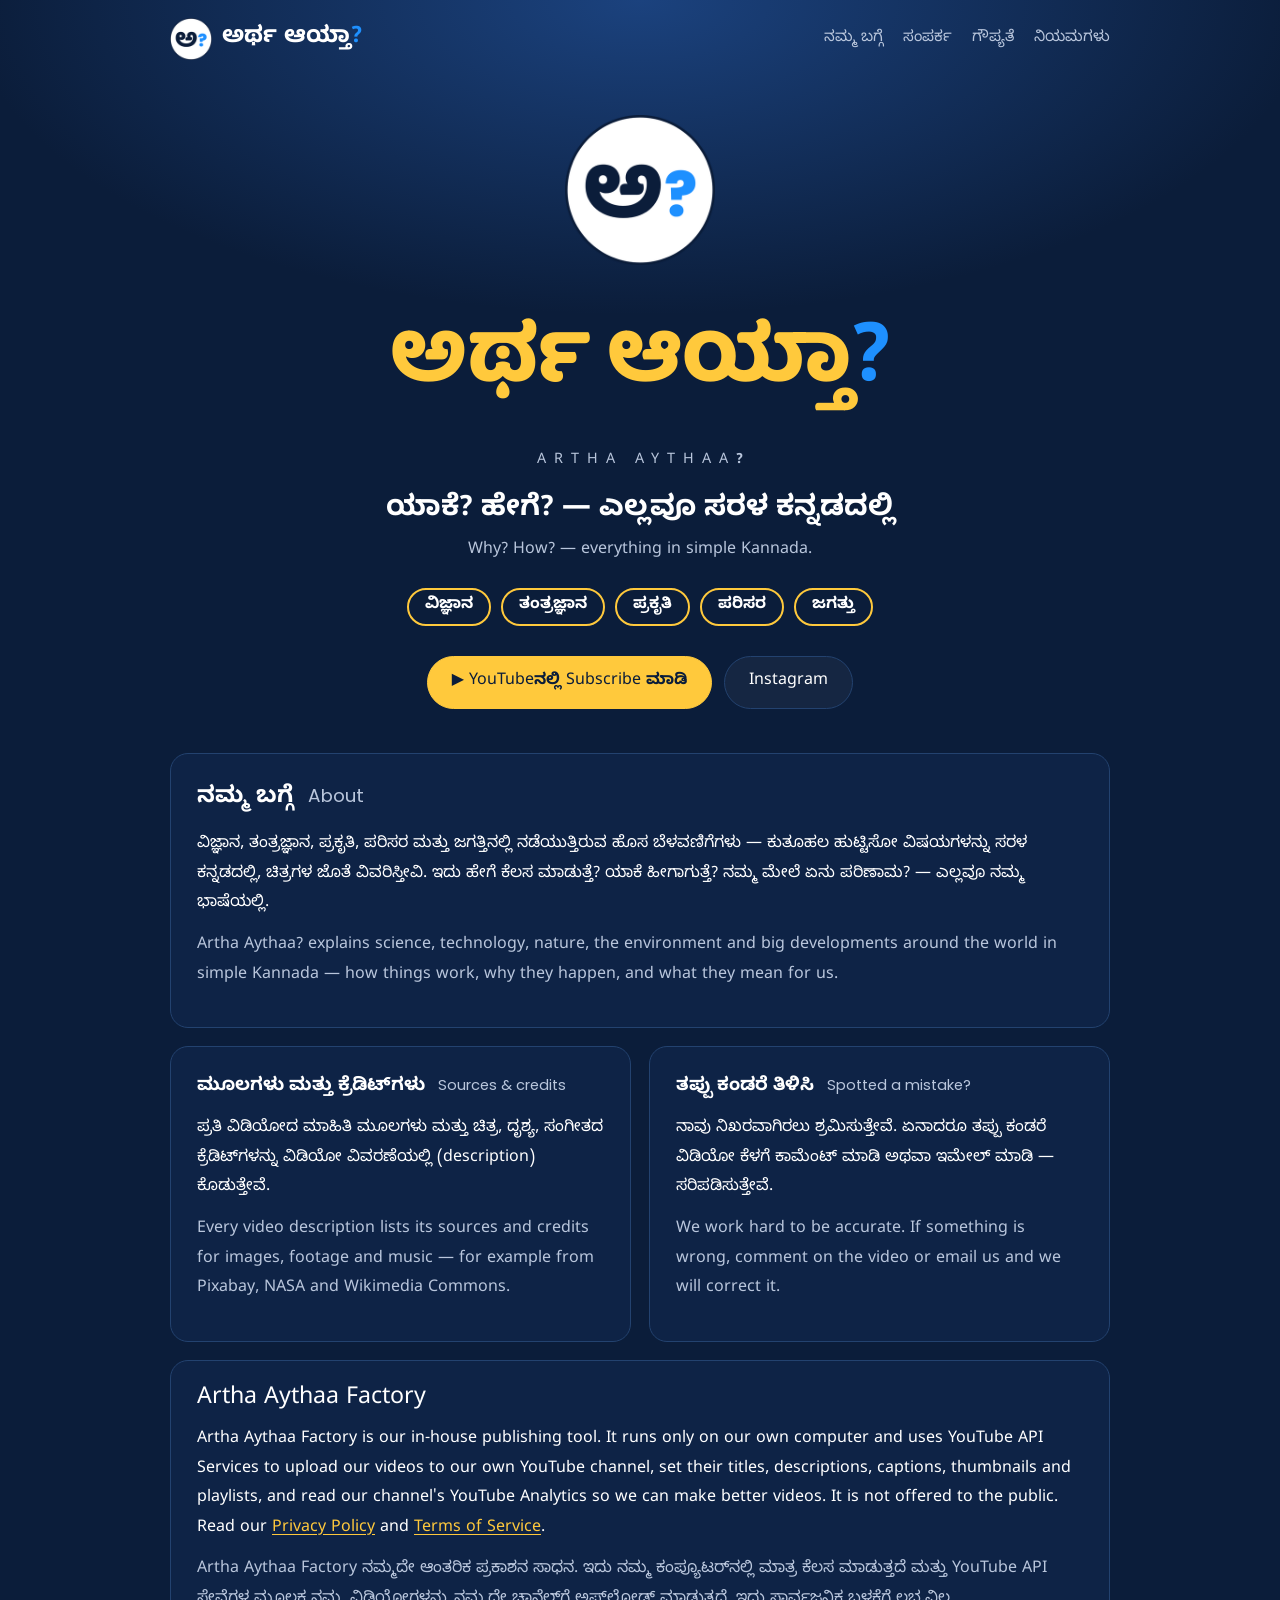
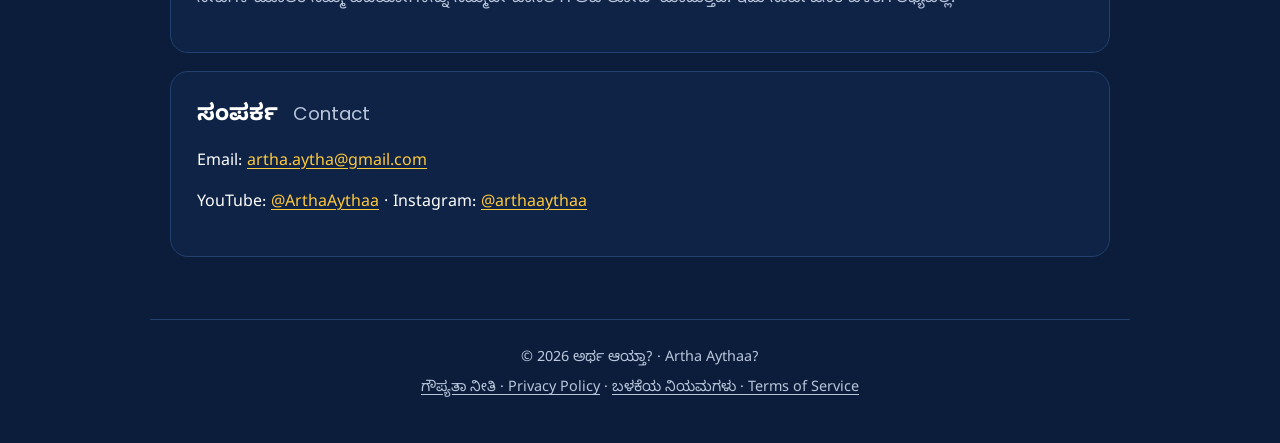
<file: index.html>
<!doctype html>
<html lang="kn">
<head>
  <meta charset="utf-8">
  <meta name="viewport" content="width=device-width, initial-scale=1">
  <title>ಅರ್ಥ ಆಯ್ತಾ? · Artha Aythaa? — ಯಾಕೆ? ಹೇಗೆ? ಎಲ್ಲವೂ ಸರಳ ಕನ್ನಡದಲ್ಲಿ</title>
  <meta name="description" content="Artha Aythaa? (ಅರ್ಥ ಆಯ್ತಾ?) explains science, technology, nature, the environment and big developments around the world in simple Kannada.">
  <link rel="canonical" href="https://arthaaythaa.github.io/">
  <meta name="theme-color" content="#0b1d3a">
  <link rel="icon" href="/favicon.ico" sizes="any">
  <link rel="apple-touch-icon" href="/apple-touch-icon.png">
  <link rel="preload" href="/assets/fonts/BalooTamma2-ExtraBold.woff2" as="font" type="font/woff2" crossorigin>
  <link rel="stylesheet" href="/assets/css/site.css">
  <meta property="og:type" content="website">
  <meta property="og:site_name" content="Artha Aythaa?">
  <meta property="og:title" content="ಅರ್ಥ ಆಯ್ತಾ? · Artha Aythaa?">
  <meta property="og:description" content="ಯಾಕೆ? ಹೇಗೆ? — ಎಲ್ಲವೂ ಸರಳ ಕನ್ನಡದಲ್ಲಿ. Science, technology, nature, environment and the world, explained in simple Kannada.">
  <meta property="og:url" content="https://arthaaythaa.github.io/">
  <meta property="og:image" content="https://arthaaythaa.github.io/assets/img/og-image.jpg">
  <meta property="og:image:width" content="1200">
  <meta property="og:image:height" content="630">
  <meta name="twitter:card" content="summary_large_image">
</head>
<body>
  <header class="wrap site-header">
    <a class="brand" href="/"><img src="/assets/img/logo-96.png" alt="" width="42" height="42"><span>ಅರ್ಥ ಆಯ್ತಾ<span class="q">?</span></span></a>
    <nav class="site-nav" aria-label="Main">
      <a href="#about">ನಮ್ಮ ಬಗ್ಗೆ</a>
      <a href="#contact">ಸಂಪರ್ಕ</a>
      <a href="/privacy/">ಗೌಪ್ಯತೆ</a>
      <a href="/terms/">ನಿಯಮಗಳು</a>
    </nav>
  </header>

  <main class="wrap">
    <section class="hero">
      <img class="hero-logo" src="/assets/img/logo-320.png" alt="Artha Aythaa? logo" width="150" height="150">
      <h1 class="wordmark">ಅರ್ಥ ಆಯ್ತಾ<span class="q">?</span></h1>
      <p class="latin-name" lang="en">ARTHA AYTHAA?</p>
      <p class="tagline">ಯಾಕೆ? ಹೇಗೆ? — ಎಲ್ಲವೂ ಸರಳ ಕನ್ನಡದಲ್ಲಿ</p>
      <p class="tagline-en" lang="en">Why? How? — everything in simple Kannada.</p>
      <ul class="chips" aria-label="ವಿಷಯಗಳು / Topics">
        <li>ವಿಜ್ಞಾನ</li><li>ತಂತ್ರಜ್ಞಾನ</li><li>ಪ್ರಕೃತಿ</li><li>ಪರಿಸರ</li><li>ಜಗತ್ತು</li>
      </ul>
      <div class="cta">
        <a class="btn btn-primary" href="https://www.youtube.com/@ArthaAythaa?sub_confirmation=1">▶ YouTube‌ನಲ್ಲಿ Subscribe ಮಾಡಿ</a>
        <a class="btn" href="https://www.instagram.com/arthaaythaa/">Instagram</a>
      </div>
    </section>

    <section id="about" class="card">
      <h2>ನಮ್ಮ ಬಗ್ಗೆ <span class="en" lang="en">About</span></h2>
      <p>ವಿಜ್ಞಾನ, ತಂತ್ರಜ್ಞಾನ, ಪ್ರಕೃತಿ, ಪರಿಸರ ಮತ್ತು ಜಗತ್ತಿನಲ್ಲಿ ನಡೆಯುತ್ತಿರುವ ಹೊಸ ಬೆಳವಣಿಗೆಗಳು — ಕುತೂಹಲ ಹುಟ್ಟಿಸೋ ವಿಷಯಗಳನ್ನು ಸರಳ ಕನ್ನಡದಲ್ಲಿ, ಚಿತ್ರಗಳ ಜೊತೆ ವಿವರಿಸ್ತೀವಿ. ಇದು ಹೇಗೆ ಕೆಲಸ ಮಾಡುತ್ತೆ? ಯಾಕೆ ಹೀಗಾಗುತ್ತೆ? ನಮ್ಮ ಮೇಲೆ ಏನು ಪರಿಣಾಮ? — ಎಲ್ಲವೂ ನಮ್ಮ ಭಾಷೆಯಲ್ಲಿ.</p>
      <p class="muted" lang="en">Artha Aythaa? explains science, technology, nature, the environment and big developments around the world in simple Kannada — how things work, why they happen, and what they mean for us.</p>
    </section>

    <div class="grid">
      <section class="card">
        <h3>ಮೂಲಗಳು ಮತ್ತು ಕ್ರೆಡಿಟ್‌ಗಳು <span class="en" lang="en">Sources &amp; credits</span></h3>
        <p>ಪ್ರತಿ ವಿಡಿಯೋದ ಮಾಹಿತಿ ಮೂಲಗಳು ಮತ್ತು ಚಿತ್ರ, ದೃಶ್ಯ, ಸಂಗೀತದ ಕ್ರೆಡಿಟ್‌ಗಳನ್ನು ವಿಡಿಯೋ ವಿವರಣೆಯಲ್ಲಿ (description) ಕೊಡುತ್ತೇವೆ.</p>
        <p class="muted" lang="en">Every video description lists its sources and credits for images, footage and music — for example from Pixabay, NASA and Wikimedia Commons.</p>
      </section>
      <section class="card">
        <h3>ತಪ್ಪು ಕಂಡರೆ ತಿಳಿಸಿ <span class="en" lang="en">Spotted a mistake?</span></h3>
        <p>ನಾವು ನಿಖರವಾಗಿರಲು ಶ್ರಮಿಸುತ್ತೇವೆ. ಏನಾದರೂ ತಪ್ಪು ಕಂಡರೆ ವಿಡಿಯೋ ಕೆಳಗೆ ಕಾಮೆಂಟ್ ಮಾಡಿ ಅಥವಾ ಇಮೇಲ್ ಮಾಡಿ — ಸರಿಪಡಿಸುತ್ತೇವೆ.</p>
        <p class="muted" lang="en">We work hard to be accurate. If something is wrong, comment on the video or email us and we will correct it.</p>
      </section>
    </div>

    <section id="factory" class="card">
      <h2 lang="en">Artha Aythaa Factory</h2>
      <p lang="en">Artha Aythaa Factory is our in-house publishing tool. It runs only on our own computer and uses YouTube API Services to upload our videos to our own YouTube channel, set their titles, descriptions, captions, thumbnails and playlists, and read our channel's YouTube Analytics so we can make better videos. It is not offered to the public. Read our <a href="/privacy/">Privacy Policy</a> and <a href="/terms/">Terms of Service</a>.</p>
      <p class="muted">Artha Aythaa Factory ನಮ್ಮದೇ ಆಂತರಿಕ ಪ್ರಕಾಶನ ಸಾಧನ. ಇದು ನಮ್ಮ ಕಂಪ್ಯೂಟರ್‌ನಲ್ಲಿ ಮಾತ್ರ ಕೆಲಸ ಮಾಡುತ್ತದೆ ಮತ್ತು YouTube API ಸೇವೆಗಳ ಮೂಲಕ ನಮ್ಮ ವಿಡಿಯೋಗಳನ್ನು ನಮ್ಮದೇ ಚಾನೆಲ್‌ಗೆ ಅಪ್‌ಲೋಡ್ ಮಾಡುತ್ತದೆ. ಇದು ಸಾರ್ವಜನಿಕ ಬಳಕೆಗೆ ಲಭ್ಯವಿಲ್ಲ.</p>
    </section>

    <section id="contact" class="card">
      <h2>ಸಂಪರ್ಕ <span class="en" lang="en">Contact</span></h2>
      <p lang="en">Email: <a class="mail" href="mailto:" data-user="artha.aytha" data-domain="gmail.com">artha.aytha [at] gmail [dot] com</a></p>
      <p lang="en">YouTube: <a href="https://www.youtube.com/@ArthaAythaa">@ArthaAythaa</a> · Instagram: <a href="https://www.instagram.com/arthaaythaa/">@arthaaythaa</a></p>
    </section>
  </main>

  <footer class="wrap site-footer">
    <p>© 2026 ಅರ್ಥ ಆಯ್ತಾ? · Artha Aythaa?</p>
    <p><a href="/privacy/">ಗೌಪ್ಯತಾ ನೀತಿ · Privacy Policy</a> · <a href="/terms/">ಬಳಕೆಯ ನಿಯಮಗಳು · Terms of Service</a></p>
  </footer>
  <script>
    document.querySelectorAll("a.mail").forEach(function (a) {
      var e = a.dataset.user + "@" + a.dataset.domain;
      a.href = "mailto:" + e;
      a.textContent = e;
    });
  </script>
</body>
</html>
</file>
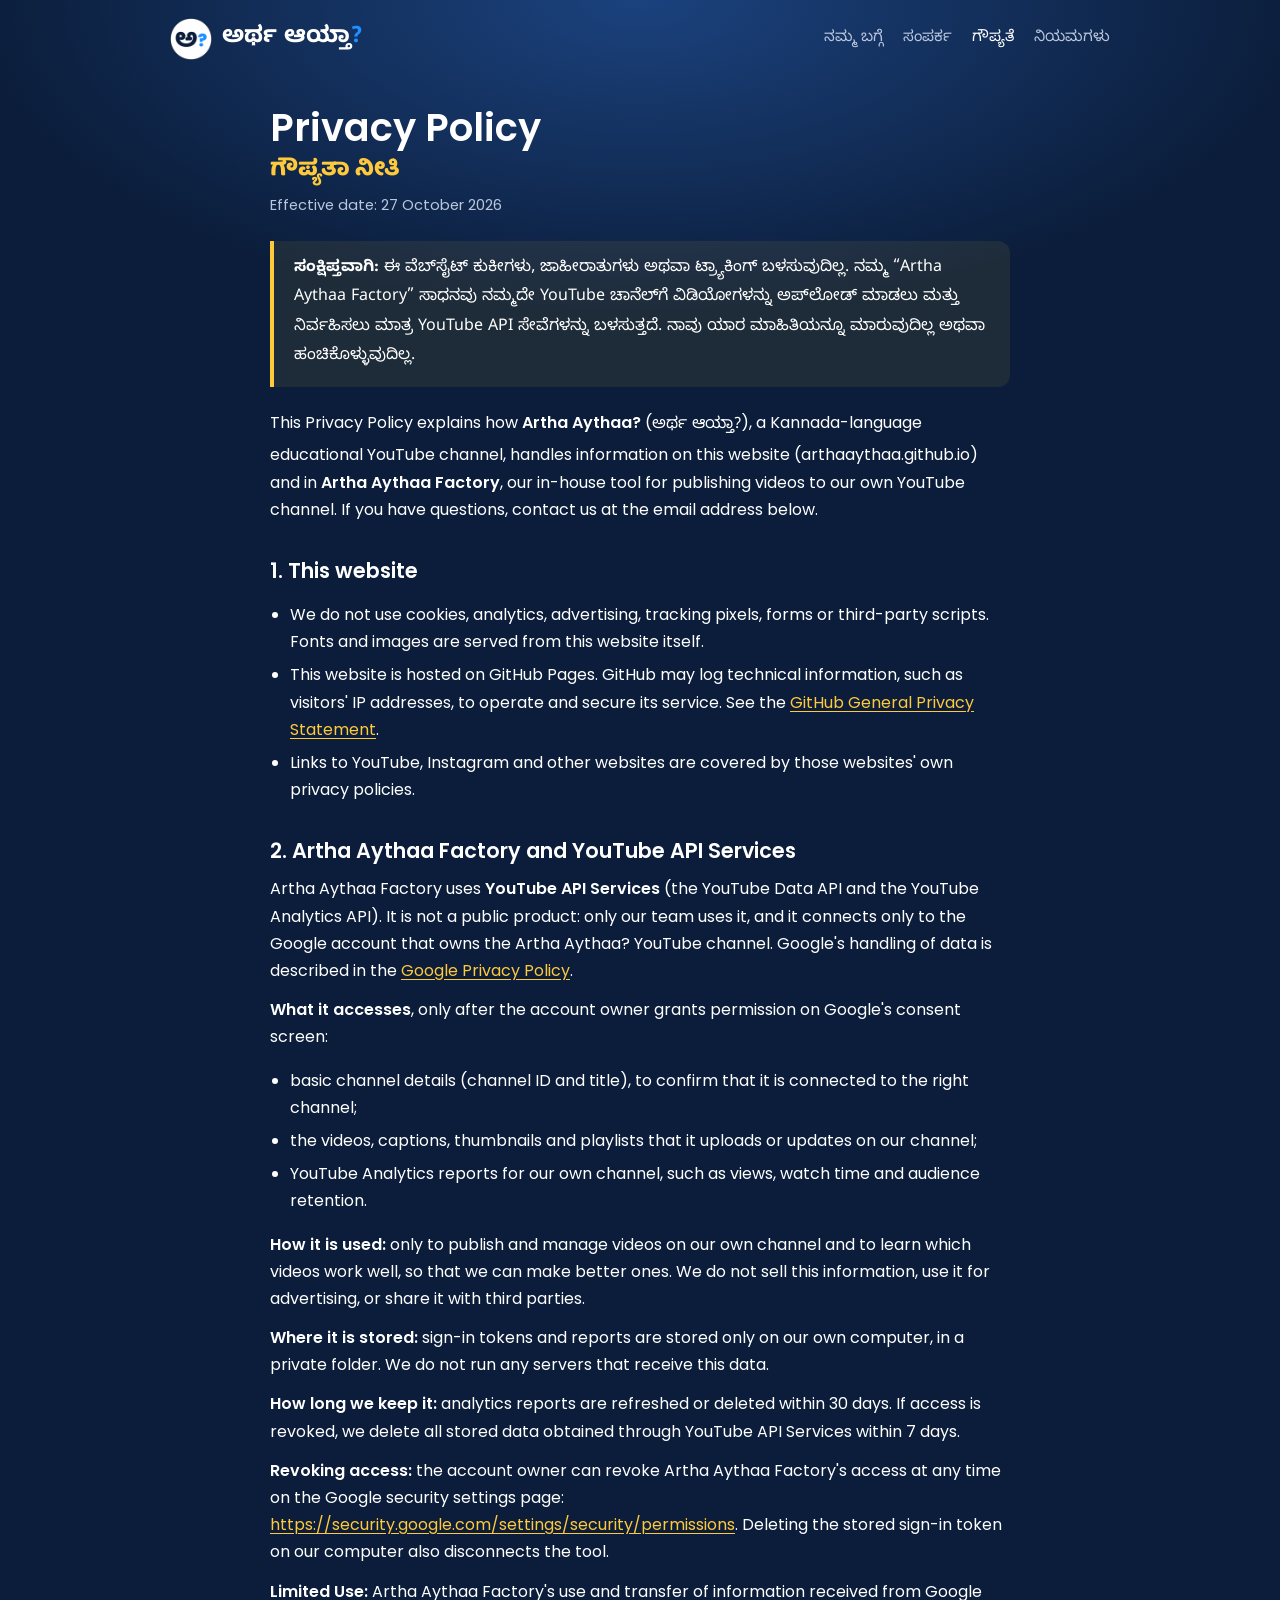
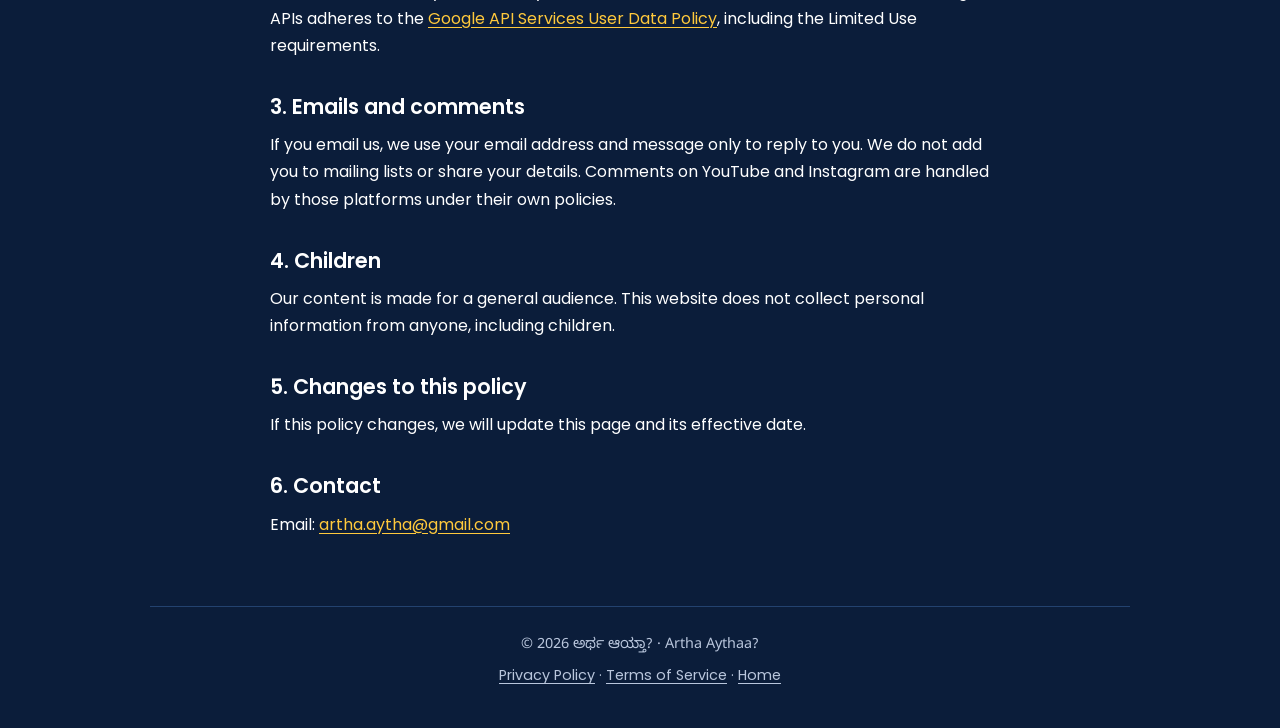
<file: privacy/index.html>
<!doctype html>
<html lang="en">
<head>
  <meta charset="utf-8">
  <meta name="viewport" content="width=device-width, initial-scale=1">
  <title>Privacy Policy · ಗೌಪ್ಯತಾ ನೀತಿ — Artha Aythaa?</title>
  <meta name="description" content="How Artha Aythaa? handles information on its website and in Artha Aythaa Factory, its in-house YouTube publishing tool.">
  <link rel="canonical" href="https://arthaaythaa.github.io/privacy/">
  <meta name="theme-color" content="#0b1d3a">
  <link rel="icon" href="/favicon.ico" sizes="any">
  <link rel="apple-touch-icon" href="/apple-touch-icon.png">
  <link rel="stylesheet" href="/assets/css/site.css">
</head>
<body>
  <header class="wrap site-header">
    <a class="brand" href="/" lang="kn"><img src="/assets/img/logo-96.png" alt="" width="42" height="42"><span>ಅರ್ಥ ಆಯ್ತಾ<span class="q">?</span></span></a>
    <nav class="site-nav" aria-label="Main" lang="kn">
      <a href="/#about">ನಮ್ಮ ಬಗ್ಗೆ</a>
      <a href="/#contact">ಸಂಪರ್ಕ</a>
      <a href="/privacy/" aria-current="page">ಗೌಪ್ಯತೆ</a>
      <a href="/terms/">ನಿಯಮಗಳು</a>
    </nav>
  </header>

  <main class="wrap doc">
    <h1>Privacy Policy</h1>
    <p class="kn-title" lang="kn">ಗೌಪ್ಯತಾ ನೀತಿ</p>
    <p class="date">Effective date: 27 October 2026</p>

    <div class="summary" lang="kn">
      <p><strong>ಸಂಕ್ಷಿಪ್ತವಾಗಿ:</strong> ಈ ವೆಬ್‌ಸೈಟ್ ಕುಕೀಗಳು, ಜಾಹೀರಾತುಗಳು ಅಥವಾ ಟ್ರ್ಯಾಕಿಂಗ್ ಬಳಸುವುದಿಲ್ಲ. ನಮ್ಮ “Artha Aythaa Factory” ಸಾಧನವು ನಮ್ಮದೇ YouTube ಚಾನೆಲ್‌ಗೆ ವಿಡಿಯೋಗಳನ್ನು ಅಪ್‌ಲೋಡ್ ಮಾಡಲು ಮತ್ತು ನಿರ್ವಹಿಸಲು ಮಾತ್ರ YouTube API ಸೇವೆಗಳನ್ನು ಬಳಸುತ್ತದೆ. ನಾವು ಯಾರ ಮಾಹಿತಿಯನ್ನೂ ಮಾರುವುದಿಲ್ಲ ಅಥವಾ ಹಂಚಿಕೊಳ್ಳುವುದಿಲ್ಲ.</p>
    </div>

    <p>This Privacy Policy explains how <strong>Artha Aythaa?</strong> (<span lang="kn">ಅರ್ಥ ಆಯ್ತಾ?</span>), a Kannada-language educational YouTube channel, handles information on this website (arthaaythaa.github.io) and in <strong>Artha Aythaa Factory</strong>, our in-house tool for publishing videos to our own YouTube channel. If you have questions, contact us at the email address below.</p>

    <h2>1. This website</h2>
    <ul>
      <li>We do not use cookies, analytics, advertising, tracking pixels, forms or third-party scripts. Fonts and images are served from this website itself.</li>
      <li>This website is hosted on GitHub Pages. GitHub may log technical information, such as visitors' IP addresses, to operate and secure its service. See the <a href="https://docs.github.com/site-policy/privacy-policies/github-general-privacy-statement">GitHub General Privacy Statement</a>.</li>
      <li>Links to YouTube, Instagram and other websites are covered by those websites' own privacy policies.</li>
    </ul>

    <h2>2. Artha Aythaa Factory and YouTube API Services</h2>
    <p>Artha Aythaa Factory uses <strong>YouTube API Services</strong> (the YouTube Data API and the YouTube Analytics API). It is not a public product: only our team uses it, and it connects only to the Google account that owns the Artha Aythaa? YouTube channel. Google's handling of data is described in the <a href="https://www.google.com/policies/privacy">Google Privacy Policy</a>.</p>

    <p><strong>What it accesses</strong>, only after the account owner grants permission on Google's consent screen:</p>
    <ul>
      <li>basic channel details (channel ID and title), to confirm that it is connected to the right channel;</li>
      <li>the videos, captions, thumbnails and playlists that it uploads or updates on our channel;</li>
      <li>YouTube Analytics reports for our own channel, such as views, watch time and audience retention.</li>
    </ul>

    <p><strong>How it is used:</strong> only to publish and manage videos on our own channel and to learn which videos work well, so that we can make better ones. We do not sell this information, use it for advertising, or share it with third parties.</p>

    <p><strong>Where it is stored:</strong> sign-in tokens and reports are stored only on our own computer, in a private folder. We do not run any servers that receive this data.</p>

    <p><strong>How long we keep it:</strong> analytics reports are refreshed or deleted within 30 days. If access is revoked, we delete all stored data obtained through YouTube API Services within 7 days.</p>

    <p><strong>Revoking access:</strong> the account owner can revoke Artha Aythaa Factory's access at any time on the Google security settings page: <a href="https://security.google.com/settings/security/permissions">https://security.google.com/settings/security/permissions</a>. Deleting the stored sign-in token on our computer also disconnects the tool.</p>

    <p><strong>Limited Use:</strong> Artha Aythaa Factory's use and transfer of information received from Google APIs adheres to the <a href="https://developers.google.com/terms/api-services-user-data-policy">Google API Services User Data Policy</a>, including the Limited Use requirements.</p>

    <h2>3. Emails and comments</h2>
    <p>If you email us, we use your email address and message only to reply to you. We do not add you to mailing lists or share your details. Comments on YouTube and Instagram are handled by those platforms under their own policies.</p>

    <h2>4. Children</h2>
    <p>Our content is made for a general audience. This website does not collect personal information from anyone, including children.</p>

    <h2>5. Changes to this policy</h2>
    <p>If this policy changes, we will update this page and its effective date.</p>

    <h2>6. Contact</h2>
    <p>Email: <a class="mail" href="mailto:" data-user="artha.aytha" data-domain="gmail.com">artha.aytha [at] gmail [dot] com</a></p>
  </main>

  <footer class="wrap site-footer">
    <p lang="kn">© 2026 ಅರ್ಥ ಆಯ್ತಾ? · Artha Aythaa?</p>
    <p><a href="/privacy/">Privacy Policy</a> · <a href="/terms/">Terms of Service</a> · <a href="/">Home</a></p>
  </footer>
  <script>
    document.querySelectorAll("a.mail").forEach(function (a) {
      var e = a.dataset.user + "@" + a.dataset.domain;
      a.href = "mailto:" + e;
      a.textContent = e;
    });
  </script>
</body>
</html>
</file>
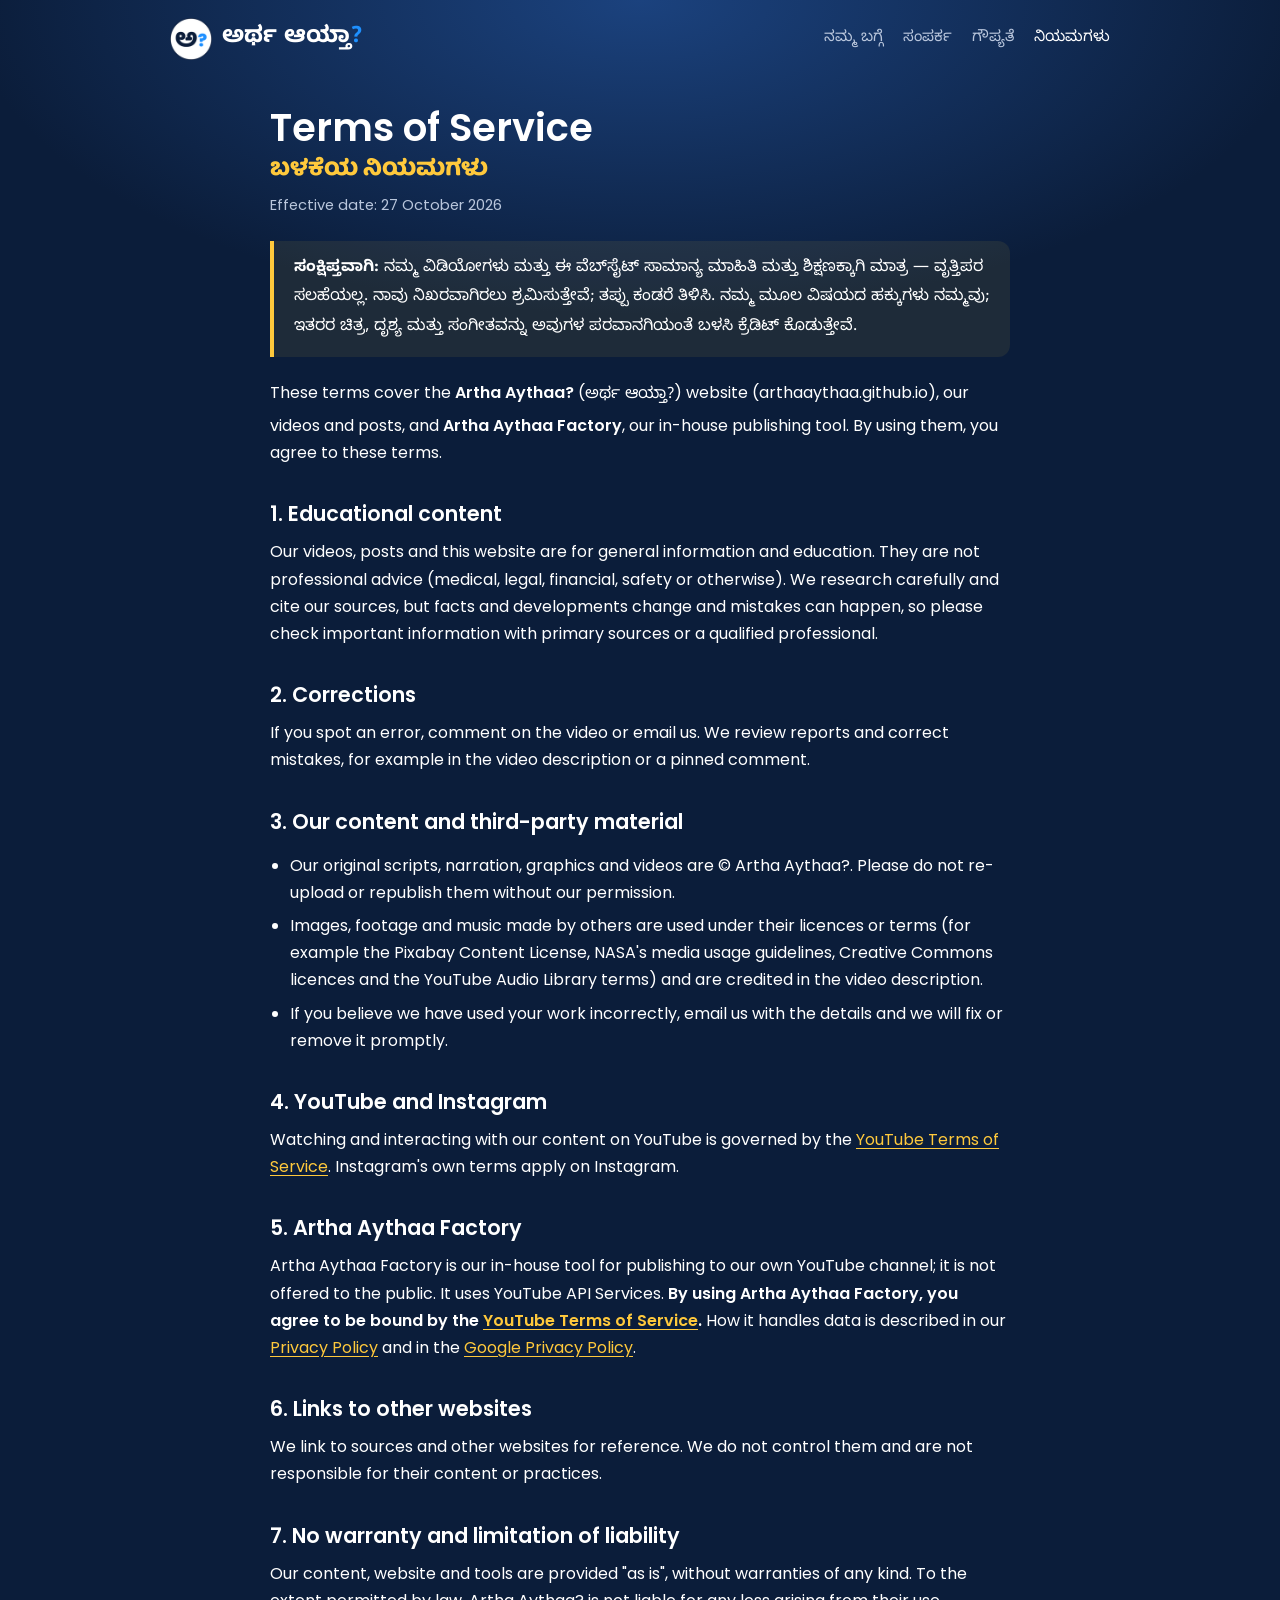
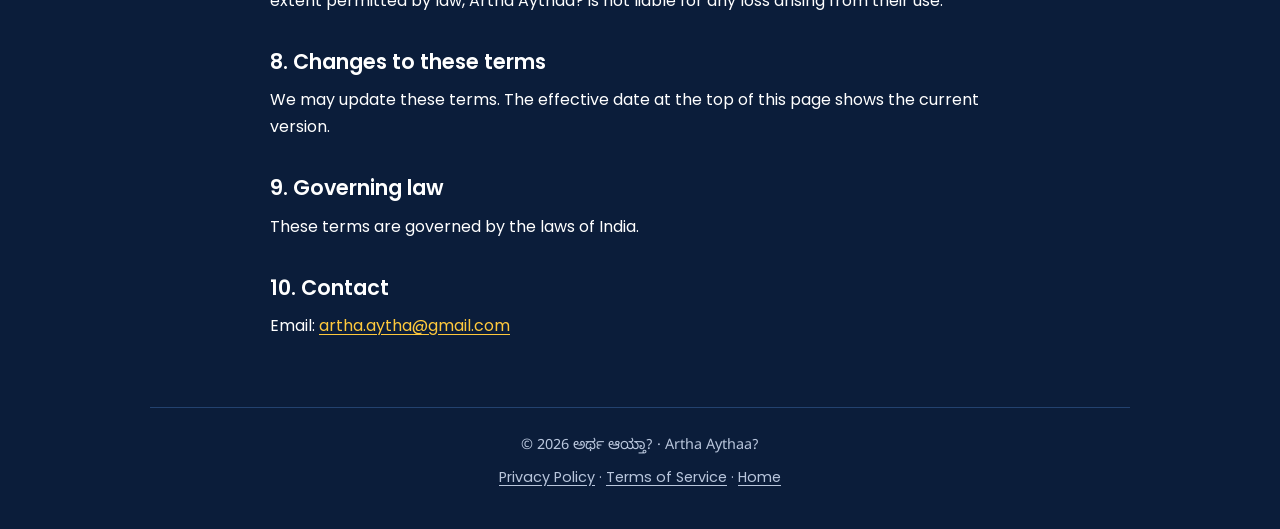
<file: terms/index.html>
<!doctype html>
<html lang="en">
<head>
  <meta charset="utf-8">
  <meta name="viewport" content="width=device-width, initial-scale=1">
  <title>Terms of Service · ಬಳಕೆಯ ನಿಯಮಗಳು — Artha Aythaa?</title>
  <meta name="description" content="Terms for the Artha Aythaa? website, videos and Artha Aythaa Factory, its in-house YouTube publishing tool.">
  <link rel="canonical" href="https://arthaaythaa.github.io/terms/">
  <meta name="theme-color" content="#0b1d3a">
  <link rel="icon" href="/favicon.ico" sizes="any">
  <link rel="apple-touch-icon" href="/apple-touch-icon.png">
  <link rel="stylesheet" href="/assets/css/site.css">
</head>
<body>
  <header class="wrap site-header">
    <a class="brand" href="/" lang="kn"><img src="/assets/img/logo-96.png" alt="" width="42" height="42"><span>ಅರ್ಥ ಆಯ್ತಾ<span class="q">?</span></span></a>
    <nav class="site-nav" aria-label="Main" lang="kn">
      <a href="/#about">ನಮ್ಮ ಬಗ್ಗೆ</a>
      <a href="/#contact">ಸಂಪರ್ಕ</a>
      <a href="/privacy/">ಗೌಪ್ಯತೆ</a>
      <a href="/terms/" aria-current="page">ನಿಯಮಗಳು</a>
    </nav>
  </header>

  <main class="wrap doc">
    <h1>Terms of Service</h1>
    <p class="kn-title" lang="kn">ಬಳಕೆಯ ನಿಯಮಗಳು</p>
    <p class="date">Effective date: 27 October 2026</p>

    <div class="summary" lang="kn">
      <p><strong>ಸಂಕ್ಷಿಪ್ತವಾಗಿ:</strong> ನಮ್ಮ ವಿಡಿಯೋಗಳು ಮತ್ತು ಈ ವೆಬ್‌ಸೈಟ್ ಸಾಮಾನ್ಯ ಮಾಹಿತಿ ಮತ್ತು ಶಿಕ್ಷಣಕ್ಕಾಗಿ ಮಾತ್ರ — ವೃತ್ತಿಪರ ಸಲಹೆಯಲ್ಲ. ನಾವು ನಿಖರವಾಗಿರಲು ಶ್ರಮಿಸುತ್ತೇವೆ; ತಪ್ಪು ಕಂಡರೆ ತಿಳಿಸಿ. ನಮ್ಮ ಮೂಲ ವಿಷಯದ ಹಕ್ಕುಗಳು ನಮ್ಮವು; ಇತರರ ಚಿತ್ರ, ದೃಶ್ಯ ಮತ್ತು ಸಂಗೀತವನ್ನು ಅವುಗಳ ಪರವಾನಗಿಯಂತೆ ಬಳಸಿ ಕ್ರೆಡಿಟ್ ಕೊಡುತ್ತೇವೆ.</p>
    </div>

    <p>These terms cover the <strong>Artha Aythaa?</strong> (<span lang="kn">ಅರ್ಥ ಆಯ್ತಾ?</span>) website (arthaaythaa.github.io), our videos and posts, and <strong>Artha Aythaa Factory</strong>, our in-house publishing tool. By using them, you agree to these terms.</p>

    <h2>1. Educational content</h2>
    <p>Our videos, posts and this website are for general information and education. They are not professional advice (medical, legal, financial, safety or otherwise). We research carefully and cite our sources, but facts and developments change and mistakes can happen, so please check important information with primary sources or a qualified professional.</p>

    <h2>2. Corrections</h2>
    <p>If you spot an error, comment on the video or email us. We review reports and correct mistakes, for example in the video description or a pinned comment.</p>

    <h2>3. Our content and third-party material</h2>
    <ul>
      <li>Our original scripts, narration, graphics and videos are © Artha Aythaa?. Please do not re-upload or republish them without our permission.</li>
      <li>Images, footage and music made by others are used under their licences or terms (for example the Pixabay Content License, NASA's media usage guidelines, Creative Commons licences and the YouTube Audio Library terms) and are credited in the video description.</li>
      <li>If you believe we have used your work incorrectly, email us with the details and we will fix or remove it promptly.</li>
    </ul>

    <h2>4. YouTube and Instagram</h2>
    <p>Watching and interacting with our content on YouTube is governed by the <a href="https://www.youtube.com/t/terms">YouTube Terms of Service</a>. Instagram's own terms apply on Instagram.</p>

    <h2>5. Artha Aythaa Factory</h2>
    <p>Artha Aythaa Factory is our in-house tool for publishing to our own YouTube channel; it is not offered to the public. It uses YouTube API Services. <strong>By using Artha Aythaa Factory, you agree to be bound by the <a href="https://www.youtube.com/t/terms">YouTube Terms of Service</a>.</strong> How it handles data is described in our <a href="/privacy/">Privacy Policy</a> and in the <a href="https://www.google.com/policies/privacy">Google Privacy Policy</a>.</p>

    <h2>6. Links to other websites</h2>
    <p>We link to sources and other websites for reference. We do not control them and are not responsible for their content or practices.</p>

    <h2>7. No warranty and limitation of liability</h2>
    <p>Our content, website and tools are provided "as is", without warranties of any kind. To the extent permitted by law, Artha Aythaa? is not liable for any loss arising from their use.</p>

    <h2>8. Changes to these terms</h2>
    <p>We may update these terms. The effective date at the top of this page shows the current version.</p>

    <h2>9. Governing law</h2>
    <p>These terms are governed by the laws of India.</p>

    <h2>10. Contact</h2>
    <p>Email: <a class="mail" href="mailto:" data-user="artha.aytha" data-domain="gmail.com">artha.aytha [at] gmail [dot] com</a></p>
  </main>

  <footer class="wrap site-footer">
    <p lang="kn">© 2026 ಅರ್ಥ ಆಯ್ತಾ? · Artha Aythaa?</p>
    <p><a href="/privacy/">Privacy Policy</a> · <a href="/terms/">Terms of Service</a> · <a href="/">Home</a></p>
  </footer>
  <script>
    document.querySelectorAll("a.mail").forEach(function (a) {
      var e = a.dataset.user + "@" + a.dataset.domain;
      a.href = "mailto:" + e;
      a.textContent = e;
    });
  </script>
</body>
</html>
</file>
<file: assets/css/site.css>
/* Artha Aythaa? - Night Blue theme. Fonts are self-hosted (SIL OFL, see assets/fonts). */
@font-face { font-family: "Baloo Tamma 2"; src: url("../fonts/BalooTamma2-ExtraBold.woff2") format("woff2"); font-weight: 800; font-display: swap; }
@font-face { font-family: "Noto Sans Kannada"; src: url("../fonts/NotoSansKannada-Regular.woff2") format("woff2"); font-weight: 400; font-display: swap; }
@font-face { font-family: "Noto Sans Kannada"; src: url("../fonts/NotoSansKannada-Bold.woff2") format("woff2"); font-weight: 700; font-display: swap; }
@font-face { font-family: "Poppins"; src: url("../fonts/Poppins-Regular.woff2") format("woff2"); font-weight: 400; font-display: swap; }
@font-face { font-family: "Poppins"; src: url("../fonts/Poppins-SemiBold.woff2") format("woff2"); font-weight: 600; font-display: swap; }

:root {
  --bg: #0b1d3a;
  --glow: #1b427e;
  --card: rgba(16, 38, 76, 0.72);
  --line: #23426f;
  --ink: #ffffff;
  --muted: #b9c6dc;
  --yellow: #ffc93c;
  --blue: #1e90ff;
  --font: "Poppins", "Noto Sans Kannada", "Nirmala UI", "Kannada Sangam MN", system-ui, sans-serif;
  --font-kn: "Noto Sans Kannada", "Nirmala UI", "Kannada Sangam MN", "Poppins", system-ui, sans-serif;
  --font-brand: "Baloo Tamma 2", "Noto Sans Kannada", "Nirmala UI", sans-serif;
}

* { box-sizing: border-box; }
html { color-scheme: dark; -webkit-text-size-adjust: 100%; }
body {
  margin: 0;
  min-height: 100vh;
  display: flex;
  flex-direction: column;
  color: var(--ink);
  background: radial-gradient(ellipse 70% 420px at 50% 0, var(--glow), transparent 75%) no-repeat, var(--bg);
  font: 400 1rem/1.7 var(--font);
}
:lang(kn) { font-family: var(--font-kn); line-height: 1.85; }
main { flex: 1; }
a { color: var(--yellow); text-underline-offset: 3px; }
a:hover, a:focus-visible { color: var(--ink); }
img { max-width: 100%; height: auto; }
p { margin: 0 0 12px; }
.wrap { width: 100%; max-width: 980px; margin: 0 auto; padding: 0 20px; }

/* Header */
.site-header { display: flex; align-items: center; justify-content: space-between; gap: 12px 20px; flex-wrap: wrap; padding-top: 18px; padding-bottom: 18px; }
.brand { display: flex; align-items: center; gap: 10px; color: var(--ink); text-decoration: none; font: 800 1.45rem/1 var(--font-brand); }
.brand img { width: 42px; height: 42px; }
.q { color: var(--blue); }
.site-nav { display: flex; flex-wrap: wrap; gap: 6px 20px; }
.site-nav a { color: var(--muted); text-decoration: none; font-size: 0.95rem; }
.site-nav a:hover, .site-nav a[aria-current="page"] { color: var(--ink); }

/* Home hero */
.hero { text-align: center; padding: 36px 0 26px; }
.hero-logo { width: 150px; height: 150px; }
.wordmark { margin: 14px 0 0; color: var(--yellow); font: 800 clamp(2.9rem, 10vw, 5.2rem)/1.15 var(--font-brand); }
.latin-name { margin: 2px 0 16px; padding-left: 0.55em; color: var(--muted); font-weight: 600; font-size: 0.9rem; letter-spacing: 0.55em; }
.tagline { margin: 0; font: 700 clamp(1.25rem, 4vw, 1.8rem)/1.45 var(--font-kn); }
.tagline-en { margin: 4px 0 22px; color: var(--muted); }
.chips { display: flex; flex-wrap: wrap; justify-content: center; gap: 10px; margin: 0 0 30px; padding: 0; list-style: none; }
.chips li { padding: 3px 16px; border: 2px solid var(--yellow); border-radius: 999px; font-weight: 700; line-height: 1.7; }
.cta { display: flex; flex-wrap: wrap; justify-content: center; gap: 12px; }
.btn { display: inline-block; padding: 11px 24px; border: 1px solid var(--line); border-radius: 999px; color: var(--ink); background: rgba(255, 255, 255, 0.04); font-weight: 600; text-decoration: none; }
.btn:hover, .btn:focus-visible { border-color: var(--ink); color: var(--ink); }
.btn-primary { border-color: var(--yellow); background: var(--yellow); color: var(--bg); }
.btn-primary:hover, .btn-primary:focus-visible { border-color: #ffe08f; background: #ffe08f; color: var(--bg); }

/* Cards */
.card { margin: 18px 0; padding: 24px 26px; border: 1px solid var(--line); border-radius: 18px; background: var(--card); }
.grid { display: grid; grid-template-columns: repeat(auto-fit, minmax(270px, 1fr)); gap: 18px; margin: 18px 0; }
.grid .card { margin: 0; }
h2, h3 { margin: 0 0 10px; line-height: 1.35; }
h2 { font-size: 1.45rem; }
h3 { font-size: 1.15rem; }
.en { margin-left: 8px; color: var(--muted); font-family: var(--font); font-size: 0.8em; font-weight: 400; }
.muted { color: var(--muted); }

/* Policy pages */
.doc { max-width: 780px; padding-bottom: 12px; }
.doc h1 { margin: 26px 0 0; font-size: clamp(1.9rem, 6vw, 2.4rem); line-height: 1.2; }
.doc .kn-title { margin: 4px 0 6px; color: var(--yellow); font: 800 1.45rem/1.4 var(--font-brand); }
.doc .date { color: var(--muted); font-size: 0.92rem; }
.doc h2 { margin-top: 34px; font-size: 1.3rem; }
.doc ul { padding-left: 1.25em; }
.doc li { margin: 6px 0; }
.summary { margin: 22px 0; padding: 14px 20px; border-left: 4px solid var(--yellow); border-radius: 0 12px 12px 0; background: rgba(255, 201, 60, 0.08); }
.summary p:last-child { margin-bottom: 0; }

/* Footer */
.site-footer { margin-top: 44px; padding: 22px 0 36px; border-top: 1px solid var(--line); color: var(--muted); font-size: 0.9rem; text-align: center; }
.site-footer a { color: var(--muted); }
.site-footer a:hover { color: var(--ink); }
.site-footer p { margin: 4px 0; }

@media (max-width: 560px) {
  .site-header { justify-content: center; }
  .card { padding: 20px; }
}
</file>
